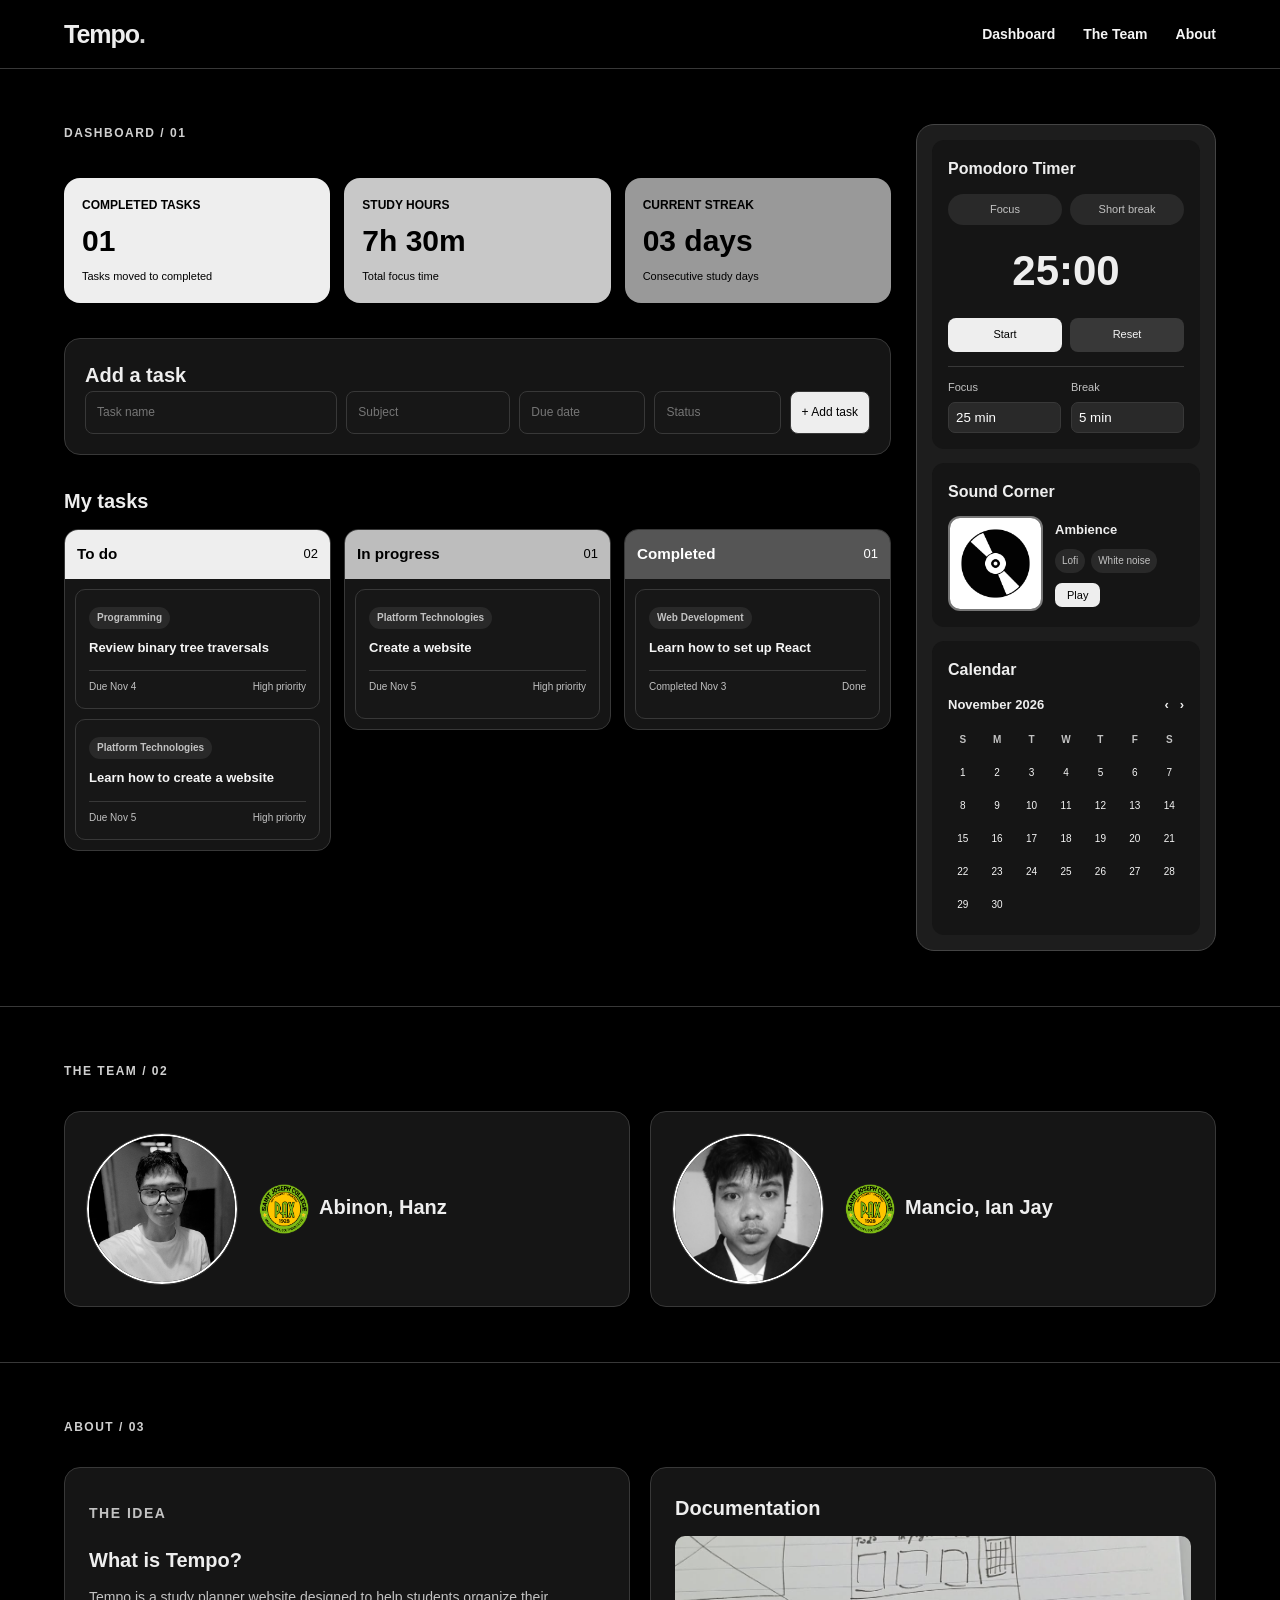
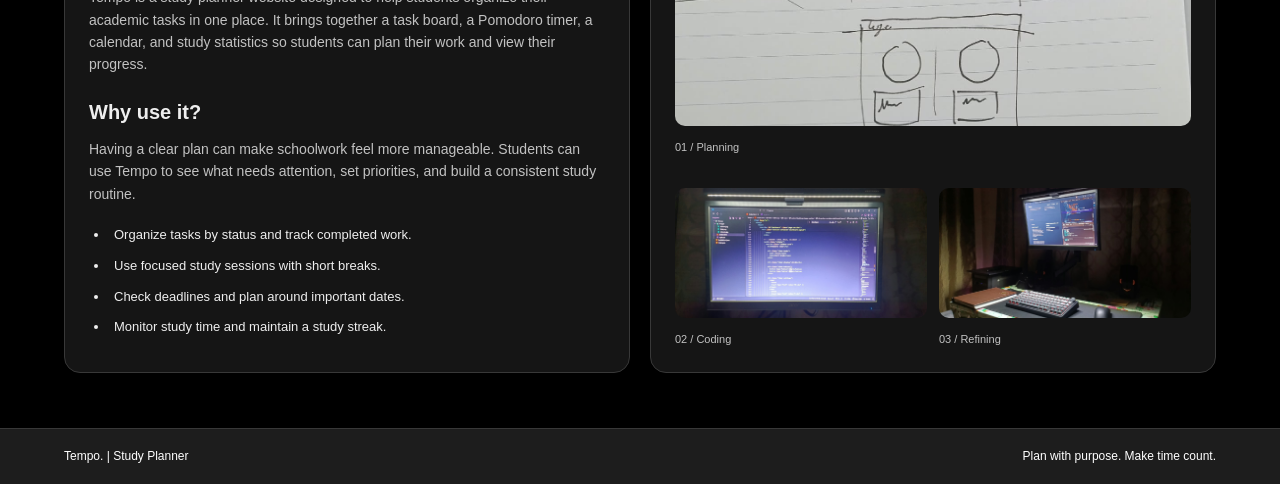
<file: Tempo/index.html>
<!doctype html>
<html lang="en">
  <head>
    <meta charset="UTF-8" />
    <meta name="viewport" content="width=device-width, initial-scale=1.0" />
    <link rel="stylesheet" href="style.css" />
    <title>Tempo | Study Planner</title>
  </head>
  <body>
    <!-- HEADER -->
    <header>
      <a class="logo" href="#dashboard">Tempo<span>.</span></a>

      <nav>
        <ul>
          <li><a href="#dashboard">Dashboard</a></li>
          <li><a href="#team">The Team</a></li>
          <li><a href="#about">About</a></li>
        </ul>
      </nav>
    </header>

    <main>
      <!-- 1. DASHBOARD -->
      <section id="dashboard" class="page-section">
        <div class="section-container dashboard-layout">
          <div class="dashboard-main">
            <p class="eyebrow">Dashboard / 01</p>

            <div class="dashboard-heading">
              <div></div>
            </div>

            <!-- STUDY STATISTICS -->
            <div class="stats">
              <article class="stat-card">
                <span class="stat-label">Completed tasks</span>
                <strong class="stat-number">01</strong>
                <span class="stat-note">Tasks moved to completed</span>
              </article>

              <article class="stat-card">
                <span class="stat-label">Study hours</span>
                <strong class="stat-number">7h 30m</strong>
                <span class="stat-note">Total focus time</span>
              </article>

              <article class="stat-card">
                <span class="stat-label">Current streak</span>
                <strong class="stat-number">03 days</strong>
                <span class="stat-note">Consecutive study days</span>
              </article>
            </div>

            <!-- TASK ENTRY DESIGN -->
            <div class="task-entry">
              <h2>Add a task</h2>

              <div class="task-form">
                <input type="text" placeholder="Task name" />
                <input type="text" placeholder="Subject" />
                <input type="text" placeholder="Due date" />
                <input type="text" placeholder="Status" />
                <button type="button">+ Add task</button>
              </div>
            </div>

            <!-- KANBAN TASK BOARD -->
            <div class="task-board-heading">
              <h2>My tasks</h2>
            </div>

            <div class="kanban-board">
              <section class="kanban-column todo">
                <div class="column-title">
                  <h3>To do</h3>
                  <span>02</span>
                </div>

                <div class="task-list">
                  <article class="task-card">
                    <span class="task-subject">Programming</span>
                    <h3>Review binary tree traversals</h3>
                    <div class="task-details">
                      <span>Due Nov 4</span>
                      <span>High priority</span>
                    </div>
                  </article>

                  <article class="task-card">
                    <span class="task-subject">Platform Technologies</span>
                    <h3>Learn how to create a website</h3>
                    <div class="task-details">
                      <span>Due Nov 5</span>
                      <span>High priority</span>
                    </div>
                  </article>
                </div>
              </section>

              <section class="kanban-column in-progress">
                <div class="column-title">
                  <h3>In progress</h3>
                  <span>01</span>
                </div>

                <div class="task-list">
                  <article class="task-card">
                    <span class="task-subject">Platform Technologies</span>
                    <h3>Create a website</h3>
                    <div class="task-details">
                      <span>Due Nov 5</span>
                      <span>High priority</span>
                    </div>
                  </article>
                </div>
              </section>

              <section class="kanban-column completed">
                <div class="column-title">
                  <h3>Completed</h3>
                  <span>01</span>
                </div>

                <div class="task-list">
                  <article class="task-card">
                    <span class="task-subject">Web Development</span>
                    <h3>Learn how to set up React</h3>
                    <div class="task-details">
                      <span>Completed Nov 3</span>
                      <span>Done</span>
                    </div>
                  </article>
                </div>
              </section>
            </div>
          </div>

          <!-- SIDEBAR: TIMER, MUSIC, CALENDAR -->
          <aside class="sidebar">
            <section class="sidebar-card">
              <h2>Pomodoro Timer</h2>

              <div class="timer-modes">
                <span>Focus</span>
                <span>Short break</span>
              </div>

              <div class="timer-display">25:00</div>

              <div class="timer-buttons">
                <button type="button">Start</button>
                <button type="button">Reset</button>
              </div>

              <div class="timer-settings">
                <label
                  >Focus
                  <input type="text" value="25 min" />
                </label>
                <label
                  >Break
                  <input type="text" value="5 min" />
                </label>
              </div>
            </section>

            <section class="sidebar-card">
              <h2>Sound Corner</h2>

              <div class="music-player">
                <div class="disk-image-container">
                  <img src="../Tempo/Images/Disk.png" alt="Disk" />
                </div>

                <div class="music-info">
                  <strong>Ambience</strong>
                  <div class="music-type">
                    <span>Lofi</span>
                    <span>White noise</span>
                  </div>
                  <button type="button">Play</button>
                </div>
              </div>
            </section>

            <section class="sidebar-card calendar-card">
              <h2>Calendar</h2>
              <div class="calendar-month">
                <span>November 2026</span>
                <span>‹ &nbsp; ›</span>
              </div>

              <div class="calendar-grid">
                <span class="weekday">S</span>
                <span class="weekday">M</span>
                <span class="weekday">T</span>
                <span class="weekday">W</span>
                <span class="weekday">T</span>
                <span class="weekday">F</span>
                <span class="weekday">S</span>

                <span>1</span><span>2</span><span>3</span>
                <span>4</span>
                <span>5</span><span>6</span><span>7</span> <span>8</span>
                <span>9</span><span>10</span><span>11</span><span>12</span>
                <span>13</span><span>14</span> <span>15</span><span>16</span>
                <span>17</span><span>18</span><span>19</span><span>20</span>
                <span>21</span> <span>22</span><span>23</span><span>24</span>
                <span>25</span><span>26</span><span>27</span><span>28</span>
                <span>29</span><span>30</span>
              </div>
            </section>
          </aside>
        </div>
      </section>

      <!-- 2. Team -->
      <section id="team" class="page-section">
        <div class="section-container">
          <p class="eyebrow">The Team / 02</p>

          <div class="developer-grid">
            <article class="developer-card">
              <img
                class="developer-photo"
                src="../Tempo/Images/Abinon.jpg"
                alt="Abinon"
              />

              <div class="developer-info">
                <img class="sjc-logo" src="../Tempo/Images/sjc.png" alt="" />
                <h2>Abinon, Hanz</h2>
              </div>
            </article>

            <article class="developer-card">
              <img
                class="developer-photo"
                src="../Tempo/Images/Mancio.jpg"
                alt="Mancio"
              />

              <div class="developer-info">
                <img class="sjc-logo" src="../Tempo/Images/sjc.png" alt="" />
                <h2>Mancio, Ian Jay</h2>
              </div>
            </article>
          </div>
        </div>
      </section>

      <!-- 3. ABOUT -->
      <section id="about" class="page-section">
        <div class="section-container">
          <p class="eyebrow">About / 03</p>

          <div class="about-grid">
            <section class="about-card">
              <p class="eyebrow">The idea</p>
              <h2>What is Tempo?</h2>
              <p>
                Tempo is a study planner website designed to help students
                organize their academic tasks in one place. It brings together a
                task board, a Pomodoro timer, a calendar, and study statistics
                so students can plan their work and view their progress.
              </p>

              <h2>Why use it?</h2>
              <p>
                Having a clear plan can make schoolwork feel more manageable.
                Students can use Tempo to see what needs attention, set
                priorities, and build a consistent study routine.
              </p>

              <ul class="benefits">
                <li>Organize tasks by status and track completed work.</li>
                <li>Use focused study sessions with short breaks.</li>
                <li>Check deadlines and plan around important dates.</li>
                <li>Monitor study time and maintain a study streak.</li>
              </ul>
            </section>

            <section class="about-card about-gallery">
              <h2>Documentation</h2>

              <figure>
                <img
                  class="documentation-image"
                  src="../Tempo/Images/image-3.jpg"
                  alt="Planning documentation"
                />
                <figcaption class="image-caption">01 / Planning</figcaption>
              </figure>

              <div class="work-images">
                <figure>
                  <img src="../Tempo/Images/image-2.jpg" alt="Coding process" />
                  <figcaption class="image-caption">02 / Coding</figcaption>
                </figure>

                <figure>
                  <img
                    src="../Tempo/Images/image-1.jpg"
                    alt="Refining process"
                  />
                  <figcaption class="image-caption">03 / Refining</figcaption>
                </figure>
              </div>
            </section>
          </div>
        </div>
      </section>
    </main>
    <!-- FOOTER -->
    <footer>
      <span>Tempo. | Study Planner</span>
      <span>Plan with purpose. Make time count.</span>
    </footer>
  </body>
</html>
</file>
<file: Tempo/style.css>
:root {
  --background: #000000;
  --card: #151515;
  --white: #f5f5f5;
  --grey: #eeeeee;
  --darker-grey: #d0d0d0;
  --much-darker-grey: #bdbdbd;
  --very-dark-grey: #777777;
  --shadow-grey: #c2c2c2;
  --border: #383838;
}

* {
  box-sizing: border-box;
  margin: 0;
  padding: 0;
}

html {
  scroll-behavior: smooth;
  scroll-padding-top: 80px;
}

body {
  background: var(--background);
  color: var(--white);
  font-family: Arial, Helvetica, sans-serif;
  line-height: 1.6;
}

a {
  color: inherit;
  text-decoration: none;
}

/* HEADER AND NAVIGATION */
header {
  position: sticky;
  top: 0;
  z-index: 10;
  display: flex;
  justify-content: space-between;
  align-items: center;
  padding: 14px 5%;
  background: var(--background);
  border-bottom: 1px solid var(--border);
}

.logo {
  color: var(--grey);
  font-size: 25px;
  font-weight: bold;
  letter-spacing: -1px;
}

.logo span {
  color: var(--darker-grey);
}

nav ul {
  display: flex;
  gap: 28px;
  list-style: none;
}

nav a {
  padding: 8px 0;
  color: var(--white);
  font-size: 14px;
  font-weight: bold;
}

nav a:hover {
  color: var(--darker-grey);
  border-bottom: 2px solid var(--darker-grey);
}

/* SHARED SECTION STYLES */
.page-section {
  scroll-margin-top: 80px;
  border-bottom: 1px solid var(--border);
}

.section-container {
  max-width: 1400px;
  margin: auto;
  padding: 55px 5%;
}

.eyebrow {
  margin-bottom: 8px;
  color: var(--darker-grey);
  font-size: 12px;
  font-weight: bold;
  letter-spacing: 1.5px;
  text-transform: uppercase;
}

h2 {
  color: var(--grey);
  font-size: 20px;
}

/* DASHBOARD LAYOUT */
.dashboard-layout {
  display: grid;
  grid-template-columns: minmax(0, 1fr) 300px;
  gap: 25px;
  align-items: start;
}

.dashboard-main {
  min-width: 0;
}

.dashboard-heading {
  display: flex;
  justify-content: space-between;
  align-items: end;
  gap: 20px;
  margin: 10px 0 25px;
}

/* STATISTICS CARDS */
.stats {
  display: grid;
  grid-template-columns: repeat(3, 1fr);
  gap: 14px;
  margin-bottom: 35px;
}

.stat-card {
  min-height: 125px;
  display: flex;
  flex-direction: column;
  justify-content: space-between;
  padding: 18px;
  border-radius: 16px;
  color: #000000;
}

.stat-card:nth-child(1) {
  background: #eeeeee;
}

.stat-card:nth-child(2) {
  background: #c8c8c8;
}

.stat-card:nth-child(3) {
  background: #999999;
}

.stat-label {
  font-size: 12px;
  font-weight: bold;
  text-transform: uppercase;
}

.stat-number {
  font-size: 30px;
  font-weight: bold;
  line-height: 1.2;
}

.stat-note {
  font-size: 11px;
}

/* TASK ENTRY PREVIEW */
.task-entry {
  margin-bottom: 30px;
  padding: 20px;
  border: 1px solid var(--border);
  border-radius: 16px;
  background: var(--card);
}

.task-form {
  display: grid;
  grid-template-columns: 2fr 1.3fr 1fr 1fr auto;
  gap: 9px;
}

.task-form input,
.task-form button {
  min-width: 0;
  padding: 11px;
  border: 1px solid var(--border);
  border-radius: 8px;
  background: #171717;
  font: inherit;
  font-size: 12px;
}

.task-form button {
  background: #eeeeee;
  color: #000000;
  cursor: pointer;
  transition: background-color 0.2s ease;
}

.task-form button:hover {
  background: #ffffff;
}

/* KANBAN BOARD */
.task-board-heading {
  display: flex;
  justify-content: space-between;
  gap: 15px;
  margin-bottom: 12px;
}

.kanban-board {
  display: grid;
  grid-template-columns: repeat(3, minmax(0, 1fr));
  gap: 13px;
  align-items: start;
}

.kanban-column {
  overflow: hidden;
  border: 1px solid var(--border);
  border-radius: 14px;
  background: var(--card);
}

.column-title {
  display: flex;
  justify-content: space-between;
  align-items: center;
  padding: 12px;
  color: white;
  font-size: 13px;
  cursor: pointer;
  transition:
    filter 0.2s ease,
    transform 0.2s ease;
}

.column-title:hover {
  filter: brightness(1.15);
  transform: translateY(-1px);
}

.todo .column-title {
  background: #eeeeee;
  color: #000000;
}

.in-progress .column-title {
  background: #bdbdbd;
  color: #000000;
}

.completed .column-title {
  background: #555555;
  color: #ffffff;
}

.task-list {
  display: grid;
  gap: 10px;
  min-height: 150px;
  padding: 10px;
}

.task-card {
  padding: 13px;
  border: 1px solid var(--border);
  border-radius: 10px;
  background: #171717;
}

.task-subject {
  display: inline-block;
  margin-bottom: 9px;
  padding: 3px 8px;
  border-radius: 20px;
  background: #292929;
  color: var(--shadow-grey);
  font-size: 10px;
  font-weight: bold;
}

.task-card h3 {
  margin-bottom: 12px;
  font-size: 13px;
}

.task-details {
  display: flex;
  justify-content: space-between;
  gap: 8px;
  padding-top: 8px;
  border-top: 1px solid #383838;
  color: var(--shadow-grey);
  font-size: 10px;
}

/* SIDEBAR */
.sidebar {
  position: sticky;
  top: 85px;
  display: grid;
  gap: 14px;
  padding: 15px;
  border: 1px solid #444444;
  border-radius: 18px;
  background: #1d1d1d;
}

.sidebar-card {
  padding: 16px;
  border-radius: 12px;
  background: var(--card);
}

.sidebar-card h2 {
  margin-bottom: 12px;
  font-size: 16px;
}

input {
  color: white;
  background-color: #292929;
}

/* POMODORO TIMER DISPLAY */
.timer-modes {
  display: flex;
  gap: 8px;
  margin-bottom: 12px;
}

.timer-modes span {
  flex: 1;
  padding: 7px;
  border-radius: 20px;
  background: #292929;
  color: var(--shadow-grey);
  font-size: 11px;
  text-align: center;
  cursor: pointer;
  transition:
    background-color 0.2s ease,
    color 0.2s ease;
}

.timer-modes span:hover {
  background: #3d3d3d;
  color: var(--white);
}

.timer-display {
  margin: 8px 0;
  color: var(--grey);
  font-size: 42px;
  font-weight: bold;
  text-align: center;
}

.timer-buttons {
  display: flex;
  gap: 8px;
  margin-top: 14px;
}

.timer-buttons button {
  flex: 1;
  padding: 8px;
  border: 0;
  border-radius: 8px;
  background: #eeeeee;
  color: #000000;
  font: inherit;
  font-size: 11px;
  cursor: pointer;
  transition:
    background-color 0.2s ease,
    transform 0.1s ease;
}

.timer-buttons button:hover {
  background: #ffffff;
}

.timer-buttons button:last-child {
  background: var(--border);
  color: var(--white);
}

.timer-buttons button:last-child:hover {
  background: #4a4a4a;
}

.timer-buttons button:active {
  transform: scale(0.97);
}

.timer-settings {
  display: flex;
  gap: 10px;
  margin-top: 14px;
  padding-top: 12px;
  border-top: 1px solid var(--border);
}

.timer-settings label {
  flex: 1;
  color: var(--shadow-grey);
  font-size: 11px;
}

.timer-settings input {
  width: 100%;
  margin-top: 5px;
  padding: 7px;
  border: 1px solid var(--border);
  border-radius: 7px;
}

/* MUSIC PLAYER IMAGE CONTAINER */
.music-player {
  display: flex;
  align-items: center;
  gap: 12px;
}

.disk-image-container {
  width: 95px;
  height: 95px;
  flex-shrink: 0;
  display: flex;
  justify-content: center;
  align-items: center;
  overflow: hidden;
  border: 2px solid var(--very-dark-grey);
  border-radius: 12px;
  background: #222222;
}

.disk-image-container img {
  width: 100%;
  height: 100%;
  object-fit: contain;
}

.music-info {
  min-width: 0;
}

.music-info strong {
  display: block;
  margin-bottom: 8px;
  color: var(--grey);
  font-size: 13px;
}

.music-type {
  display: flex;
  gap: 6px;
  margin-bottom: 8px;
}

.music-type span {
  padding: 4px 7px;
  border-radius: 20px;
  background: #292929;
  color: var(--shadow-grey);
  font-size: 10px;
}

.music-type .selected {
  background: #eeeeee;
  color: #000000;
}

.music-info button {
  padding: 6px 12px;
  border: 0;
  border-radius: 7px;
  background: #eeeeee;
  color: #000000;
  font-size: 11px;
  cursor: pointer;
  transition: background-color 0.2s ease;
}

.music-info button:hover {
  background: #ffffff;
}

/* CALENDAR */
.calendar-month {
  display: flex;
  justify-content: space-between;
  margin-bottom: 10px;
  color: var(--grey);
  font-size: 13px;
  font-weight: bold;
}

.calendar-grid {
  display: grid;
  grid-template-columns: repeat(7, 1fr);
  gap: 5px;
  text-align: center;
}

.calendar-grid span {
  padding: 6px 2px;
  border-radius: 50%;
  font-size: 10px;
}

.calendar-grid .weekday {
  color: var(--shadow-grey);
  font-weight: bold;
}

.calendar-grid .today {
  background: #eeeeee;
  color: #000000;
}

/* DEVELOPERS SECTION */
.sjc-logo {
  height: 50px;
  width: 50px;
  margin-right: 10px;
}
.developer-grid {
  display: grid;
  grid-template-columns: repeat(2, 1fr);
  gap: 20px;
  margin-top: 30px;
}

.developer-card {
  display: flex;
  align-items: center;
  gap: 22px;
  padding: 22px;
  border: 1px solid var(--border);
  border-radius: 16px;
  background: var(--card);
}

.developer-photo {
  width: 150px;
  height: 150px;
  flex-shrink: 0;
  border: 2px solid white;
  border-radius: 50%;
  object-fit: cover;
  outline: 1px solid var(--border);
}

.developer-info {
  display: flex;
  align-items: center;
}

.developer-info h2 {
  margin-bottom: 3px;
}

/* ABOUT SECTION */
.about-grid {
  display: grid;
  grid-template-columns: 1fr 1fr;
  gap: 20px;
  align-items: stretch;
  margin-top: 30px;
}

.about-card {
  padding: 24px;
  border: 1px solid var(--border);
  border-radius: 16px;
  background: var(--card);
}

.about-card p {
  margin: 10px 0 20px;
  color: var(--shadow-grey);
  font-size: 14px;
}

.benefits {
  padding-left: 20px;
  color: var(--grey);
}

.benefits li {
  margin: 10px 0;
  padding-left: 5px;
  font-size: 13px;
}

.about-gallery {
  display: flex;
  flex-direction: column;
  gap: 12px;
}

.documentation-image {
  width: 100%;
  height: 190px;
  object-fit: cover;
  border-radius: 10px;
  background: #222222;
}

.work-images {
  display: grid;
  grid-template-columns: 1fr 1fr;
  gap: 12px;
  margin-top: auto;
}

.work-images img {
  width: 100%;
  height: 130px;
  object-fit: cover;
  border-radius: 10px;
  background: #222222;
}

.image-caption {
  margin-top: 5px;
  color: var(--shadow-grey);
  font-size: 11px;
}

/* FOOTER */
footer {
  display: flex;
  justify-content: space-between;
  gap: 15px;
  padding: 18px 5%;
  background: #1d1d1d;
  color: #ffffff;
  font-size: 12px;
}

/* TABLET AND MOBILE LAYOUT */
@media (max-width: 1050px) {
  .dashboard-layout {
    grid-template-columns: 1fr;
  }

  .sidebar {
    position: static;
    grid-template-columns: repeat(2, 1fr);
  }

  .calendar-card {
    grid-column: 1 / -1;
  }

  .task-form {
    grid-template-columns: repeat(2, 1fr);
  }

  .developer-card {
    flex-direction: column;
    align-items: flex-start;
  }
}

@media (max-width: 700px) {
  header {
    flex-direction: column;
    gap: 8px;
  }

  nav ul {
    gap: 20px;
  }

  .section-container {
    padding: 35px 5%;
  }

  .dashboard-heading {
    flex-direction: column;
    align-items: flex-start;
  }

  .stats,
  .kanban-board,
  .developer-grid,
  .about-grid,
  .sidebar {
    grid-template-columns: 1fr;
  }

  .calendar-card {
    grid-column: auto;
  }

  .task-form {
    grid-template-columns: 1fr;
  }

  .developer-card {
    flex-direction: row;
    align-items: center;
  }

  footer {
    flex-direction: column;
  }
}

@media (max-width: 450px) {
  .developer-card {
    flex-direction: column;
    align-items: flex-start;
  }
}
</file>
